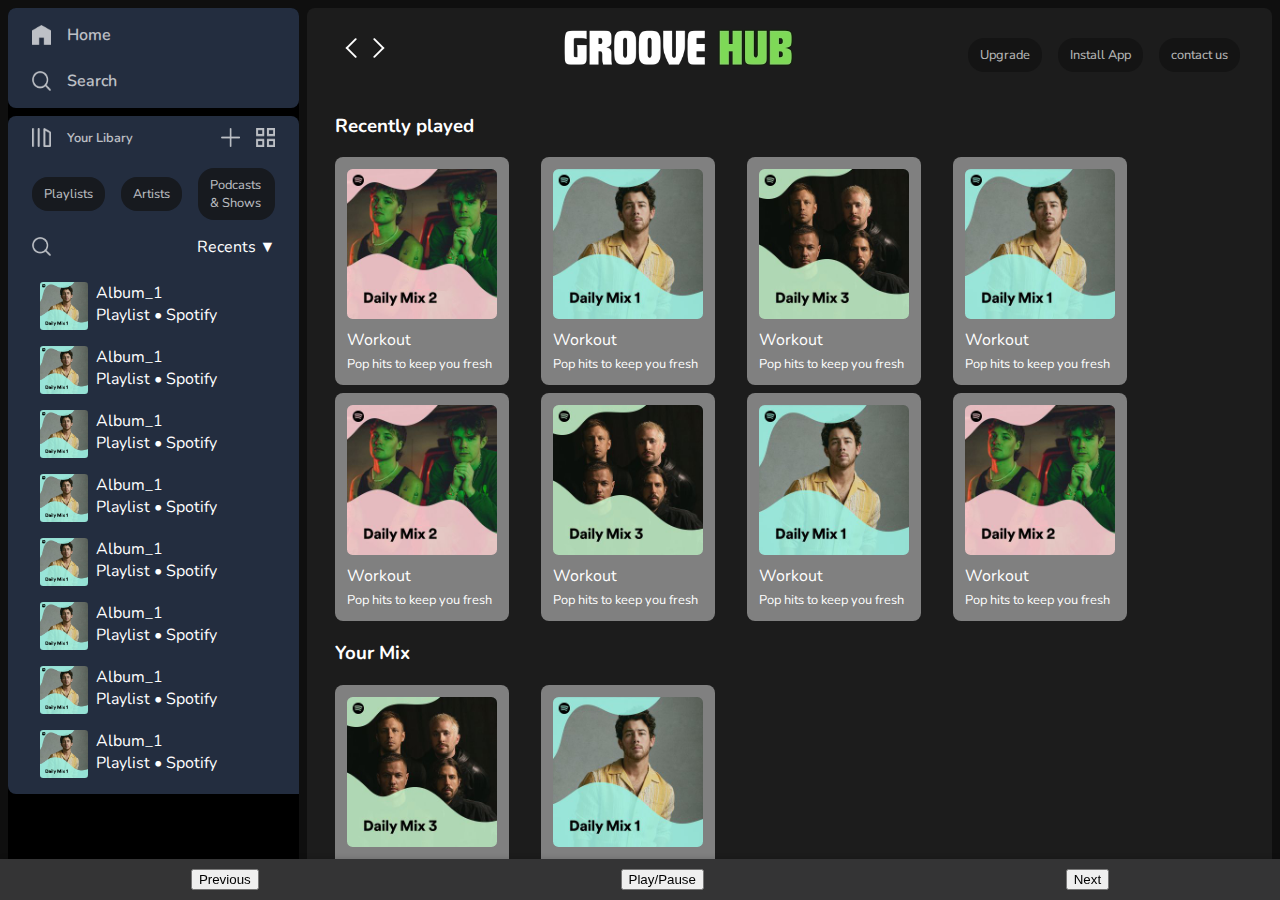
<file: templates/index.html>
<!DOCTYPE html>
<html lang="en">
<head>
    <meta charset="UTF-8">
    <meta name="viewport" content="width=device-width, initial-scale=1.0">
    <link rel="stylesheet" href="/static/css/style.css">
    <link rel="shortcut icon" href="/assets/logo.png" type="image/x-icon">
    <link rel="preconnect" href="https://fonts.googleapis.com">   
<link rel="preconnect" href="https://fonts.gstatic.com" crossorigin>
<link href="https://fonts.googleapis.com/css2?family=Nunito:ital,wght@0,300;0,400;1,700&display=swap" rel="stylesheet"> 
    <title>GrooveHub</title>
<body>
    <div class="container">
        <div class="sidebar">
            <div class="top-icons">
                <div class="icon">
                    <img src="/static/assets/home.png" alt="home_icon">
                    <a href="#">Home</a>
                </div>
                <div class="icon">
                    <img src="/static/assets/search.png" alt="search_icon">
                    <a href="#">Search</a>
            </div>
        </div>
        <div class="library">
        <div class="lib1">
            <div class="lib-top">
                <div class="icon">
                    <img src="/static/assets/playlist.png" alt="Libary_icon">
                    <p>Your Libary</p>
                </div>
                <div class="icon">
                    <img src="/static/assets/plus.png" alt="plus_icon">
                    <img src="/static/assets/boxes.png" alt="box_icon">
                </div>
            </div> 
            <div class="chip-icon">
                <div class="chip">Playlists</div>
                <div class="chip">Artists</div>
                <div class="chip">Podcasts & Shows</div>
            </div>
            <div class="lib-top">
                <div class="icon">
                    <img src="/static/assets/search.png" alt="search_icon">
                </div>
                <p>Recents &#9660;</p>
                
            </div>
        </div>
            
            <div class="albums">
                <div class="album">
                    <img src="/static/assets/mix1.jpeg" class="album-cover">
                    <div class="txt">
                        <p class="album-name">Album_1</p>
                        <p>Playlist &#x2022 Spotify</p>
                    </div>
                </div>

                <div class="album">
                    <img src="/static/assets/mix1.jpeg" class="album-cover">
                    <div class="txt">
                        <p class="album-name">Album_1</p>
                        <p>Playlist &#x2022 Spotify</p>
                    </div>
                </div>

                <div class="album">
                    <img src="/static/assets/mix1.jpeg" class="album-cover">
                    <div class="txt">
                        <p class="album-name">Album_1</p>
                        <p>Playlist &#x2022 Spotify</p>
                    </div>
                </div>

                <div class="album">
                    <img src="/static/assets/mix1.jpeg" class="album-cover">
                    <div class="txt">
                        <p class="album-name">Album_1</p>
                        <p>Playlist &#x2022 Spotify</p>
                    </div>
                </div>

                <div class="album">
                    <img src="/static/assets/mix1.jpeg" class="album-cover">
                    <div class="txt">
                        <p class="album-name">Album_1</p>
                        <p>Playlist &#x2022 Spotify</p>
                    </div>
                </div>

                <div class="album">
                    <img src="/static/assets/mix1.jpeg" class="album-cover">
                    <div class="txt">
                        <p class="album-name">Album_1</p>
                        <p>Playlist &#x2022 Spotify</p>
                    </div>
                </div>

                <div class="album">
                    <img src="/static/assets/mix1.jpeg" class="album-cover">
                    <div class="txt">
                        <p class="album-name">Album_1</p>
                        <p>Playlist &#x2022 Spotify</p>
                    </div>
                </div>

                <div class="album">
                    <img src="/static/assets/mix1.jpeg" class="album-cover">
                    <div class="txt">
                        <p class="album-name">Album_1</p>
                        <p>Playlist &#x2022 Spotify</p>
                    </div>
                </div>

                <div class="album">
                    <img src="/static/assets/mix1.jpeg" class="album-cover">
                    <div class="txt">
                        <p class="album-name">Album_1</p>
                        <p>Playlist &#x2022 Spotify</p>
                    </div>
                </div>

                <div class="album">
                    <img src="/static/assets/mix1.jpeg" class="album-cover">
                    <div class="txt">
                        <p class="album-name">Album_1</p>
                        <p>Playlist &#x2022 Spotify</p>
                    </div>
                </div>

                <div class="album">
                    <img src="/static/assets/mix1.jpeg" class="album-cover">
                    <div class="txt">
                        <p class="album-name">Album_1</p>
                        <p>Playlist &#x2022 Spotify</p>
                    </div>
                </div>

                <div class="album">
                    <img src="/static/assets/mix1.jpeg" class="album-cover">
                    <div class="txt">
                        <p class="album-name">Album_1</p>
                        <p>Playlist &#x2022 Spotify</p>
                    </div>
                </div>

                <div class="album">
                    <img src="/static/assets/mix1.jpeg" class="album-cover">
                    <div class="txt">
                        <p class="album-name">Album_1</p>
                        <p>Playlist &#x2022 Spotify</p>
                    </div>
                </div>

                <div class="album">
                    <img src="/static/assets/mix1.jpeg" class="album-cover">
                    <div class="txt">
                        <p class="album-name">Album_1</p>
                        <p>Playlist &#x2022 Spotify</p>
                    </div>
                </div>

                <div class="album">
                    <img src="/static/assets/mix1.jpeg" class="album-cover">
                    <div class="txt">
                        <p class="album-name">Album_1</p>
                        <p>Playlist &#x2022 Spotify</p>
                    </div>
                </div>

                <div class="album">
                    <img src="/static/assets/mix1.jpeg" class="album-cover">
                    <div class="txt">
                        <p class="album-name">Album_1</p>
                        <p>Playlist &#x2022 Spotify</p>
                    </div>
                </div>

                <div class="album">
                    <img src="/static/assets/mix1.jpeg" class="album-cover">
                    <div class="txt">
                        <p class="album-name">Album_1</p>
                        <p>Playlist &#x2022 Spotify</p>
                    </div>
                </div>

                <div class="album">
                    <img src="/static/assets/mix1.jpeg" class="album-cover">
                    <div class="txt">
                        <p class="album-name">Album_1</p>
                        <p>Playlist &#x2022 Spotify</p>
                    </div>
                </div>

                <div class="album">
                    <img src="/static/assets/mix1.jpeg" class="album-cover">
                    <div class="txt">
                        <p class="album-name">Album_1</p>
                        <p>Playlist &#x2022 Spotify</p>
                    </div>
                </div>

                <div class="album">
                    <img src="/static/assets/mix1.jpeg" class="album-cover">
                    <div class="txt">
                        <p class="album-name">Album_1</p>
                        <p>Playlist &#x2022 Spotify</p>
                    </div>
                </div>

                <div class="album">
                    <img src="/static/assets/mix1.jpeg" class="album-cover">
                    <div class="txt">
                        <p class="album-name">Album_1</p>
                        <p>Playlist &#x2022 Spotify</p>
                    </div>
                </div>
            </div>
        </div>
        </div>
        <div class="main-content">
           <div class="navbar">
            <div class="icons">
                <img src="/static/assets/back_navigation.png" >
                <img src="/static/assets/forward_navigation.png">
            </div>
            <div class="logo">
                <img src="/static/assets/name.png" alt="">
            </div>

            <div class="sticky-controls">
                <button onclick="playPreviousTrack()">Previous</button>
                <button onclick="togglePlayPause()">Play/Pause</button>
                <button onclick="playNextTrack()">Next</button>
            </div>

            <div class="chip-icon">
                <div class="chip">Upgrade</div>
                <div class="chip">Install App</div>
                <a href="form.html" class="chip">contact us</a>
            </div>
           </div>

           <h3>Recently played</h3>
           <div class="cards">
            <div class="card" >
                <img src="/static/assets/mix2.jpeg" class="card-img" >
                <p class="card-name">Workout</p>
                <p class="card-desc">Pop hits to keep you fresh</p>
            </div>

            <div class="card">
                <img src="/static/assets/mix1.jpeg" class="card-img">
                <p class="card-name">Workout</p>
                <p class="card-desc">Pop hits to keep you fresh</p>
            </div>

            <div class="card">
                <img src="/static/assets/mix3.jpeg" class="card-img">
                <p class="card-name">Workout</p>
                <p class="card-desc">Pop hits to keep you fresh</p>
            </div>

            <div class="card">
                <img src="/static/assets/mix1.jpeg" class="card-img">
                <p class="card-name">Workout</p>
                <p class="card-desc">Pop hits to keep you fresh</p>
            </div>

            <div class="card">
                <img src="/static/assets/mix2.jpeg" class="card-img">
                <p class="card-name">Workout</p>
                <p class="card-desc">Pop hits to keep you fresh</p>
            </div>

            <div class="card">
                <img src="/static/assets/mix3.jpeg" class="card-img">
                <p class="card-name">Workout</p>
                <p class="card-desc">Pop hits to keep you fresh</p>
            </div>

            <div class="card">
                <img src="/static/assets/mix1.jpeg" class="card-img">
                <p class="card-name">Workout</p>
                <p class="card-desc">Pop hits to keep you fresh</p>
            </div>

            <div class="card">
                <img src="/static/assets/mix2.jpeg" class="card-img">
                <p class="card-name">Workout</p>
                <p class="card-desc">Pop hits to keep you fresh</p>
            </div>
           </div>



           <h3>Your Mix</h3>
           <div class="cards">
            <div class="card">
                <img src="/static/assets/mix3.jpeg" class="card-img">
                <p class="card-name">Workout</p>
                <p class="card-desc">Pop hits to keep you fresh</p>
            </div>

            <div class="card">
                <img src="/static/assets/mix1.jpeg" class="card-img">
                <p class="card-name">Workout</p>
                <p class="card-desc">Pop hits to keep you fresh</p>
            </div>
           </div>
           </div>


        
            <script>
                var audio = new Audio('/static/assets/music_db/s2.mp3');
                var isPlaying = false;

                function togglePlayPause() {
                    if (isPlaying) {
                        audio.pause();
                    } else {
                        audio.play();
                    }
                    isPlaying = !isPlaying;
                }

                function playPreviousTrack() {
                    // Code to play previous track
                }

                function playNextTrack() {
                    // Code to play next track
                }
            </script>

    
    
</body>
</html>
</file>
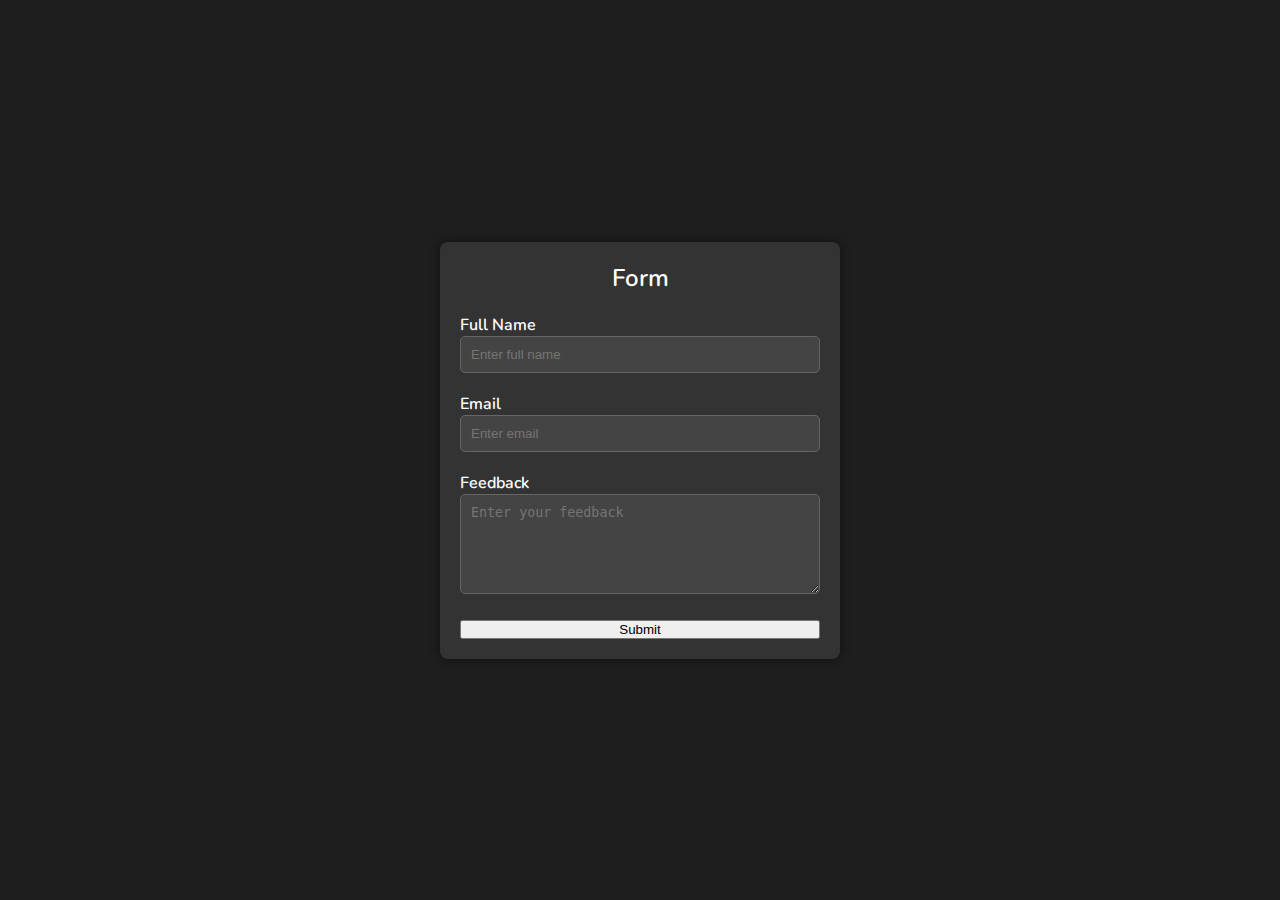
<file: templates/form.html>
<!DOCTYPE html>
<html lang="en">
<head>
  <meta charset="UTF-8" />
  <meta name="viewport" content="width=device-width, initial-scale=1.0" />
  <meta http-equiv="X-UA-Compatible" content="ie=edge" />
  <link rel="stylesheet" href="/static/css/form_style.css" />
  <title>Form</title>
</head>
<body>
  <section class="container">
    <header>Form</header>
    <form action="/submit" method="POST" class="form">
      <div class="input-box">
          <label>Full Name</label>
          <input type="text" name="full_name" placeholder="Enter full name" required />
      </div>
  
      <div class="input-box">
          <label>Email</label>
          <input type="email" name="email" placeholder="Enter email" required />
      </div>
  
      <div class="input-box">
          <label>Feedback</label>
          <textarea name="feedback" placeholder="Enter your feedback"></textarea>
      </div>
      <button type="submit">Submit</button>
  </form>
  
  </section>
</body>
</html>
</file>
<file: static/css/style.css>
:root{
    --black: #000;
    --grey: #121212;
    --white:#fff;
}

a{
    color: var(--white);
    text-decoration: none;
}

body,html{
    height: 100%;
    margin: 0rem;
    overflow: hidden;
    display: flex;
    flex-direction: column;
    font-family: "Nunito", sans-serif;
    background-color: var(--black);
    color: var(--white);
}

.container{
    flex: 1;
    display: flex;
    overflow: hidden;
    background-color: #0F0F0F;
    padding: 0.5rem;
    
}

.sidebar{
    flex: 0.25;
    background-color: var(--black);
    margin-right: 0.5rem;
    border-radius: 0.5rem;
}

.top-icons{
    display: flex;
    flex-direction: column;
    gap: 1.5rem;
    padding: 1rem 1.5rem;
    margin-bottom: 0.5rem;
    background-color: #232D3F;
    border-radius: 0.5rem;
}

.icon{
    
    display: flex;
    justify-content: flex-start;
    gap: 1rem;
    align-items: center;
    opacity: 0.7;
    font-weight: 600;
    font-size: 0.8rem;
    cursor: pointer;
}

.icon:hover{
    opacity: 1;
    transition: all 0.3s;
}

.icon img{
    width: 1.2rem;
    height: 1.2rem;
}
.icon a{
    font-size: 1rem;
    color: #fff;
}

.library{
    flex: 1;
    overflow: hidden;
    border-radius: 0.5rem ;
    width: 100%;
    padding-bottom: 6rem;
}

.lib1{
    position: sticky;
    top: 0;
    flex: 3;
    background-color: #232D3F;
    padding: 0rem 1.5rem;
    
}



.lib-top{
    display: flex;
    justify-content: space-between;
    align-items: center;
}

.chip-icon{
    display: flex;
    justify-content: flex-start;
    gap: 1rem;
    align-items: center;
    opacity: 0.7;
    font-weight: 600;
    font-size: 0.8rem;
    cursor: pointer;
}


.chip{
    margin-top: 0.5rem;
    padding: 0.5rem 0.75rem;
    background-color: var(--grey);
    border-radius: 1rem;
    width: fit-content;
    font-weight: normal;
    color: var(--white);
    transition: all 0.3s;
}

.chip:hover{
    background-color: black;
}

.albums{
    /* display: inline-block; */
    /* flex: 3; */
    width: 87%;
    height: 32.5rem;
    background-color: #232D3F;
    padding: 0rem 1.5rem;
    overflow-y: auto;
    overflow-x:hidden;
    border-radius: 0rem 0rem 0.5rem 0.5rem;

}
.albums::-webkit-scrollbar {
    width: 10px;
}

.albums::-webkit-scrollbar-track {
    background:none;
    
}

.albums::-webkit-scrollbar-thumb {
    background-color: red; 
    border-radius: 0.5rem;
}



.album{
    display:flex;
    flex-direction: row;
    margin-top: rem;
    padding: 0.5rem 0.5rem;
    border-radius: 0.5rem;
}
.album:hover{
    background-color: grey;
    transition: all 0.3s;
}

.album-cover{
    height: 3rem;
    width: 3rem;
    border-radius: 0.2rem;
}
.txt{
    margin-left: 0.5rem;
    
}

.txt p{
    margin: 0;
    font-weight: normal;

}

.album-name{
    color: var(--white);
    margin-bottom: 0.35rem;
    font-size: 1rem;
}


.main-content{
    flex: 0.8;
    background-color:#1C1C1C;
    overflow-y:auto;
    border-radius: 0.5rem;
    position: relative;
    padding: 0rem 1rem;
    padding-bottom: 6rem;
}
.main-content::-webkit-scrollbar {
    width: 10px;
}

.main-content::-webkit-scrollbar-track {
    background:none;
    
}

.main-content::-webkit-scrollbar-thumb {
    background-color: red; 
    border-radius: 0.5rem;
}

.navbar{
    position:sticky;
    top: 0;
    display: flex;
    justify-content: space-between;
    padding: 1rem;
    align-items: center;
    background-color:#1C1C1C;
    z-index: 1;
}
.logo img{
    width: 15rem;
    height: 3rem;
}
h3{
    margin-left: 0.75rem ;
}

.cards{
    display: flex;
    gap: 0.5rem;
    flex-wrap: wrap;
}

.card{
    width: 150px;
    background-color: grey;
    padding: 0.75rem;
    border-radius: 0.5rem;
    height: fit-content;
    margin: 0rem 0.75rem;
}

.card img{
    width: 100%;
    border-radius: 0.35rem;
}

.card-name{
    font-size: 1rem;
    margin: 0.25rem 0rem;
}

.card-desc{
    margin: 0;
    font-size: 0.8rem;
}



@media (max-width: 600px) {
    .container {
        flex-direction: column;
        padding: 0.5rem;
    }

    .library {
        display: none; 
    }

    .navbar {
        display: none; 
    }

    .main-content {
        flex: 1;
        overflow-y: auto; 
        padding: 1rem;
        display: flex;
        flex-direction: column;
        align-items: center;
    }

    
    .cards {
        flex-direction: column;
    }

    .card {
        width: 80%;
        max-width: 300px; 
        margin: 0.5rem 0;
        text-align: center;
    }

    .card img {
        width: 100%;
        max-height: 150px; 
        object-fit: cover; 
        border-radius: 0.35rem;
}

}

.sticky-controls {
    position: fixed;
    bottom: 0;
    left: 0;
    width: 100%;
    background-color: #343435; 
    box-shadow: 0 -2px 4px rgba(0, 0, 0, 0.1);
    padding: 10px;
    z-index: 999;
    display: flex;
    justify-content: space-around;
    align-items: center;
}
</file>
<file: static/css/form_style.css>
@import url("https://fonts.googleapis.com/css2?family=Nunito:wght@300;400;700&display=swap");

* {
  margin: 0;
  padding: 0;
  box-sizing: border-box;
}

body {
  min-height: 100vh;
  display: flex;
  align-items: center;
  justify-content: center;
  padding: 20px;
  background-color: #1e1e1e;
  color: #fff;
  font-family: "Nunito", sans-serif;
}

.container {
  max-width: 400px;
  width: 100%;
  background-color: #333;
  border-radius: 8px;
  box-shadow: 0 0 10px rgba(0, 0, 0, 0.5);
  padding: 20px;
}

.container header {
  font-size: 1.5rem;
  font-weight: 600;
  text-align: center;
  margin-bottom: 20px;
}

.form {
  display: flex;
  flex-direction: column;
}

.input-box {
  margin-bottom: 20px;
}

.input-box label {
  font-weight: 600;
  margin-bottom: 5px;
  color: #fff;
}

.input-box input[type="text"],
.input-box input[type="email"],
.input-box textarea {
  width: 100%;
  padding: 10px;
  border: 1px solid #666;
  border-radius: 5px;
  background-color: #444;
  color: #fff;
}

.input-box textarea {
  resize: vertical;
  min-height: 100px;
}

.button {
  background-color: #007bff;
  color: #fff;
  padding: 10px 20px;
  border: none;
  border-radius: 5px;
  cursor: pointer;
}

.button:hover {
  background-color: #0056b3;
}
</file>
